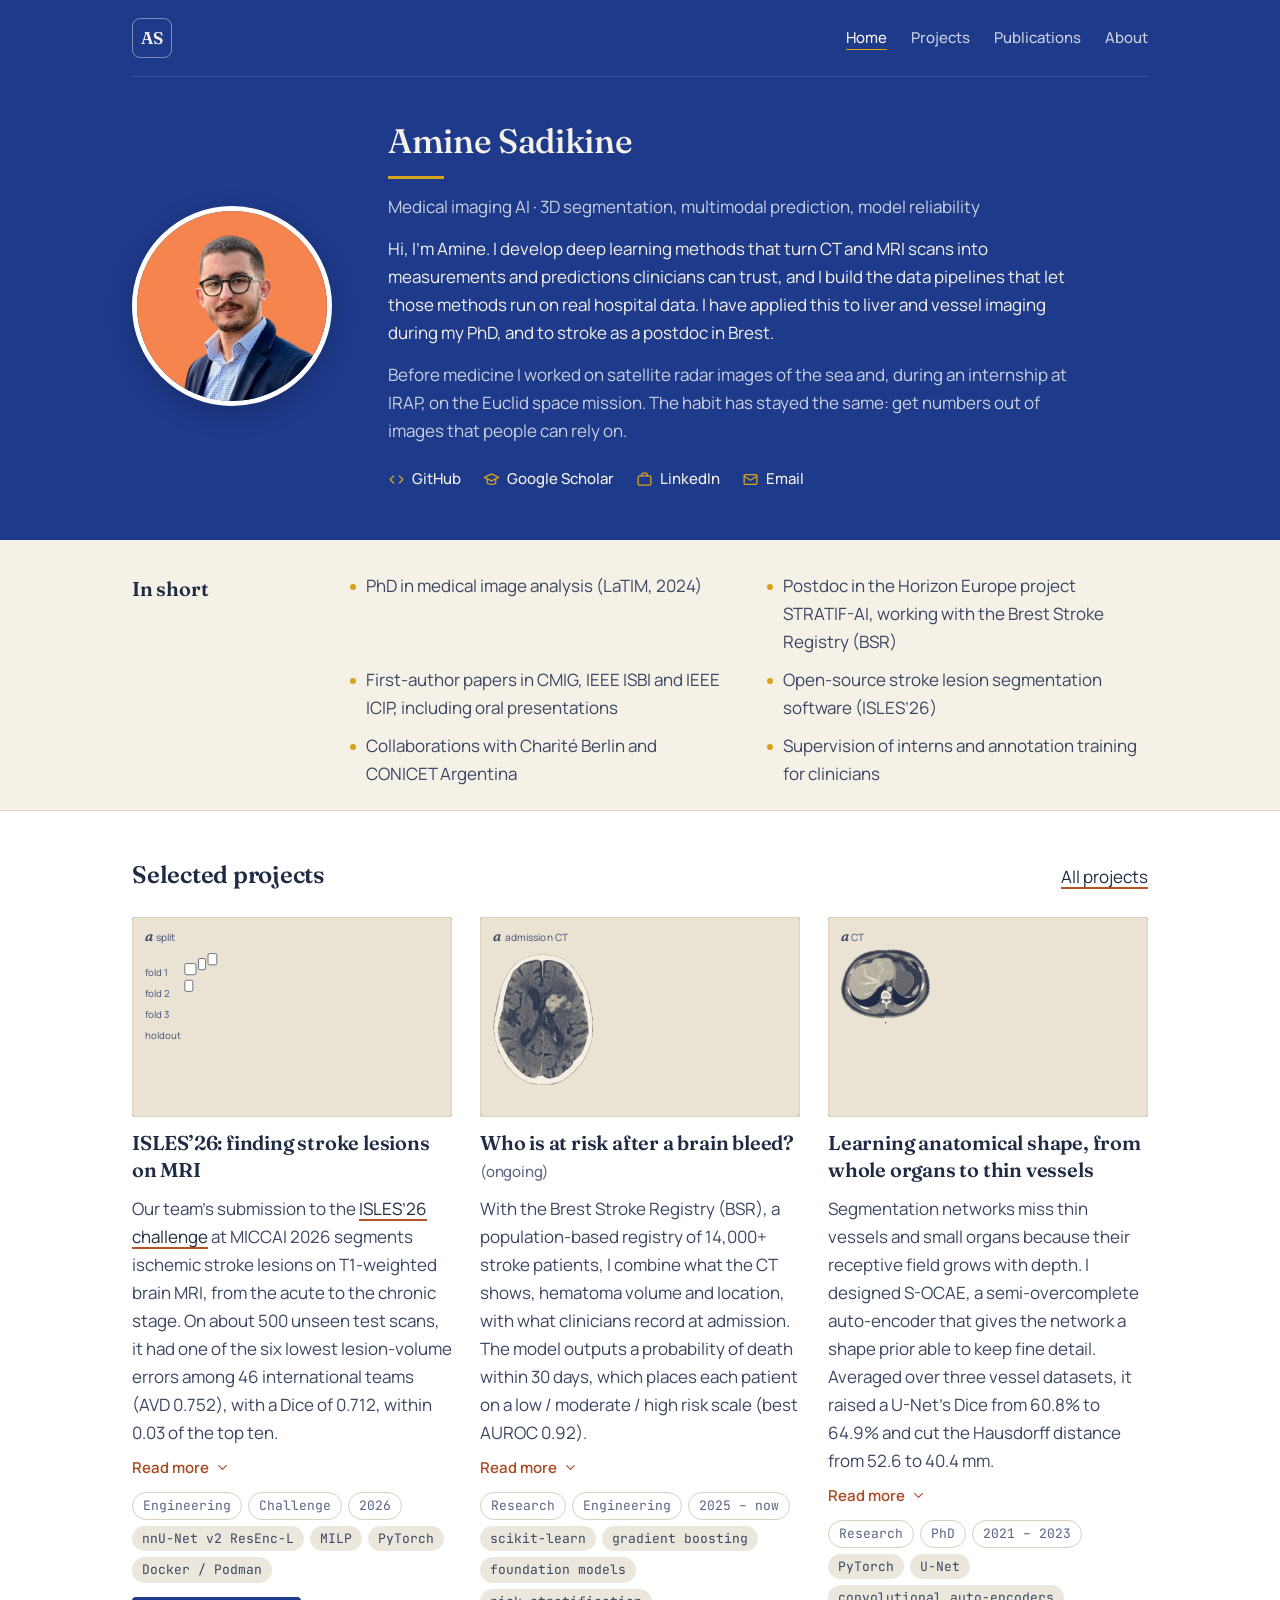
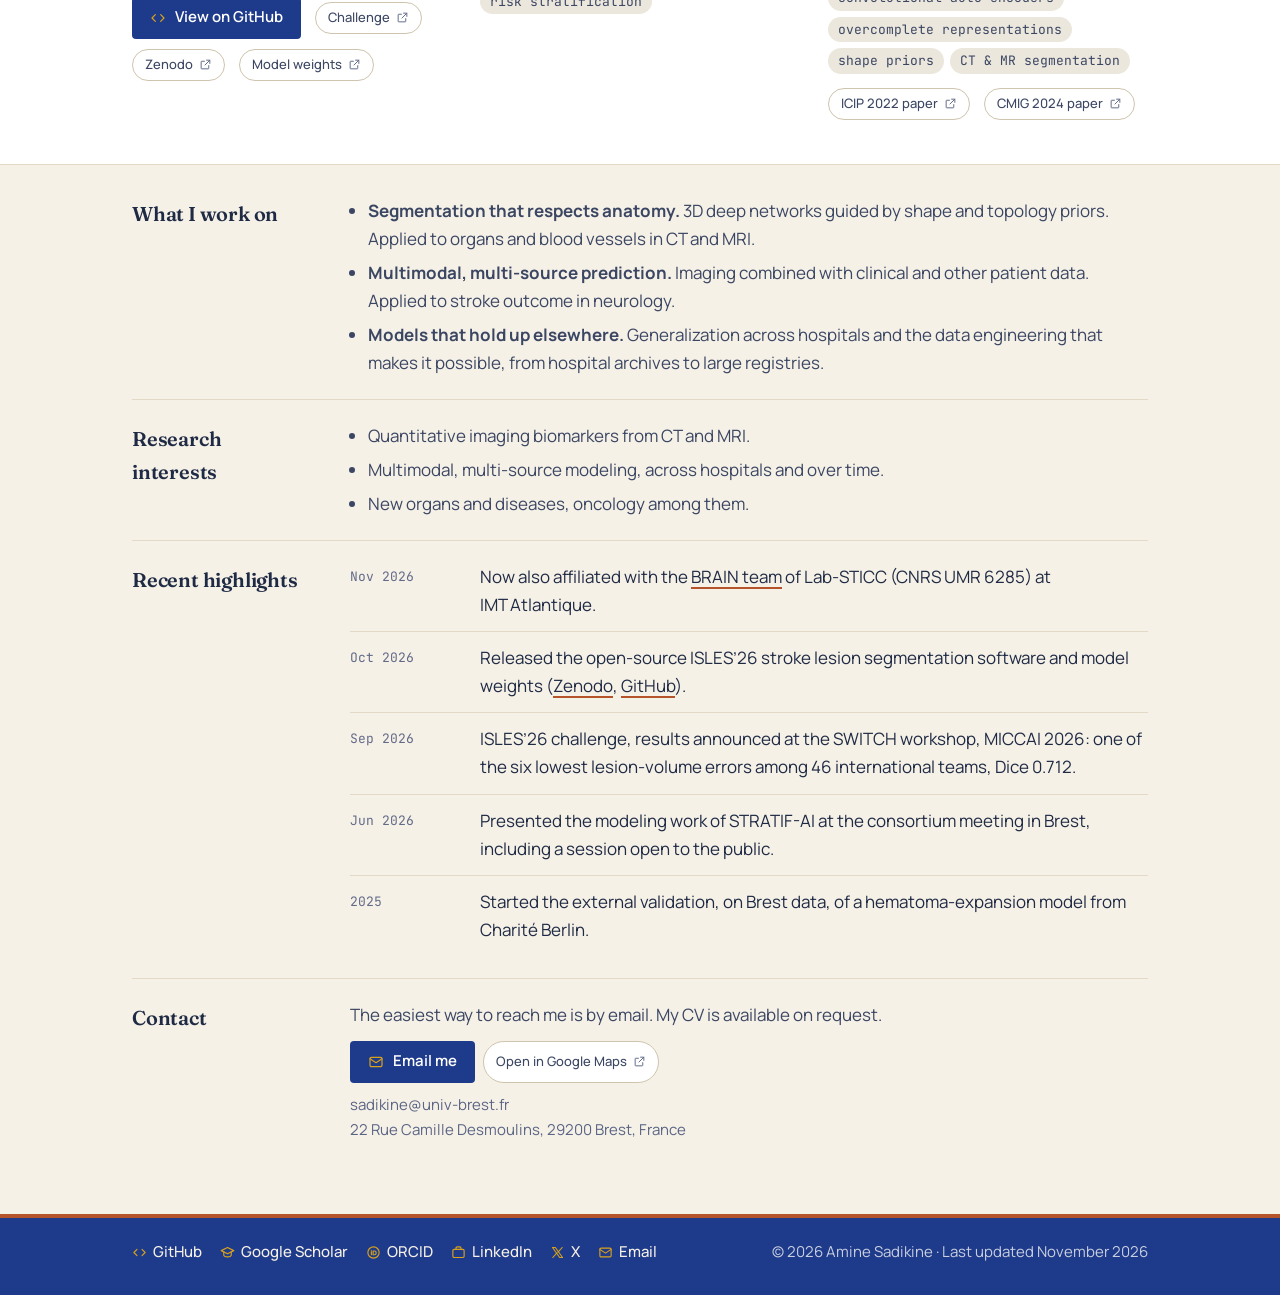
<file: index.html>
<!doctype html>
<html lang="en">
<head>
<meta charset="utf-8">
<meta name="viewport" content="width=device-width, initial-scale=1">
<title>Amine Sadikine</title>
<meta name="description" content="Amine Sadikine, PhD. Medical imaging AI: 3D segmentation, multimodal outcome prediction and model reliability across hospitals.">
<link rel="canonical" href="https://asadikine.github.io/">
<!-- Link preview (LinkedIn, email, WhatsApp...) -->
<meta property="og:type" content="website">
<meta property="og:site_name" content="Amine Sadikine">
<meta property="og:title" content="Amine Sadikine">
<meta property="og:description" content="Amine Sadikine, PhD. Medical imaging AI: 3D segmentation, multimodal outcome prediction and model reliability across hospitals.">
<meta property="og:url" content="https://asadikine.github.io/">
<meta property="og:image" content="https://asadikine.github.io/assets/img/og-image.jpg">
<meta property="og:image:width" content="1200">
<meta property="og:image:height" content="630">
<meta name="twitter:card" content="summary_large_image">
<!-- Identity card for search engines (keep in sync with data/site.js) -->
<script type="application/ld+json">
{
 "@context": "https://schema.org",
 "@type": "Person",
 "name": "Amine Sadikine",
 "alternateName": "Mohamed Amine Sadikine",
 "url": "https://asadikine.github.io/",
 "image": "https://asadikine.github.io/assets/img/portrait.jpg",
 "jobTitle": "Postdoctoral researcher in medical AI",
 "description": "Medical imaging AI: 3D segmentation, multimodal outcome prediction and model reliability across hospitals.",
 "affiliation": [
  {
   "@type": "Organization",
   "name": "Brest University Hospital (CHU de Brest)"
  },
  {
   "@type": "Organization",
   "name": "INSERM U1078"
  },
  {
   "@type": "Organization",
   "name": "BRAIN team, Lab-STICC (CNRS UMR 6285), IMT Atlantique"
  }
 ],
 "alumniOf": [
  {
   "@type": "CollegeOrUniversity",
   "name": "Université de Bretagne Occidentale"
  },
  {
   "@type": "CollegeOrUniversity",
   "name": "Université de Rennes 1"
  },
  {
   "@type": "CollegeOrUniversity",
   "name": "Université Toulouse III – Paul Sabatier"
  }
 ],
 "knowsAbout": [
  "Medical image analysis",
  "Deep learning",
  "Image segmentation",
  "Stroke",
  "Multimodal prediction",
  "nnU-Net"
 ],
 "sameAs": [
  "https://orcid.org/0009-0001-4313-0476",
  "https://scholar.google.com/citations?user=hUpgbI4AAAAJ",
  "https://github.com/asadikine",
  "https://linkedin.com/in/amine-sadikine",
  "https://x.com/AmineSadikine"
 ]
}
</script>
<link rel="icon" href="assets/img/favicon.svg" type="image/svg+xml">
<link rel="icon" href="assets/img/favicon-32.png" sizes="32x32" type="image/png">
<link rel="apple-touch-icon" href="assets/img/apple-touch-icon.png">
<link rel="preconnect" href="https://fonts.googleapis.com">
<link rel="preconnect" href="https://fonts.gstatic.com" crossorigin>
<link href="https://fonts.googleapis.com/css2?family=Fraunces:opsz,wght@9..144,500;9..144,600&family=JetBrains+Mono:wght@400&family=Manrope:wght@400;500;600;700&display=swap" rel="stylesheet">
<link rel="stylesheet" href="assets/css/style.css">
</head>
<body>
<div id="app" data-page="home"><noscript><p style="padding:2rem">This site needs JavaScript. Contact: sadikine@univ-brest.fr</p></noscript></div>
<script src="data/site.js"></script>
<script src="data/projects.js"></script>
<script src="data/publications.js"></script>
<script src="data/about.js"></script>
<script src="data/photos.js"></script>
<script src="assets/js/site.js"></script>
</body>
</html>
</file>
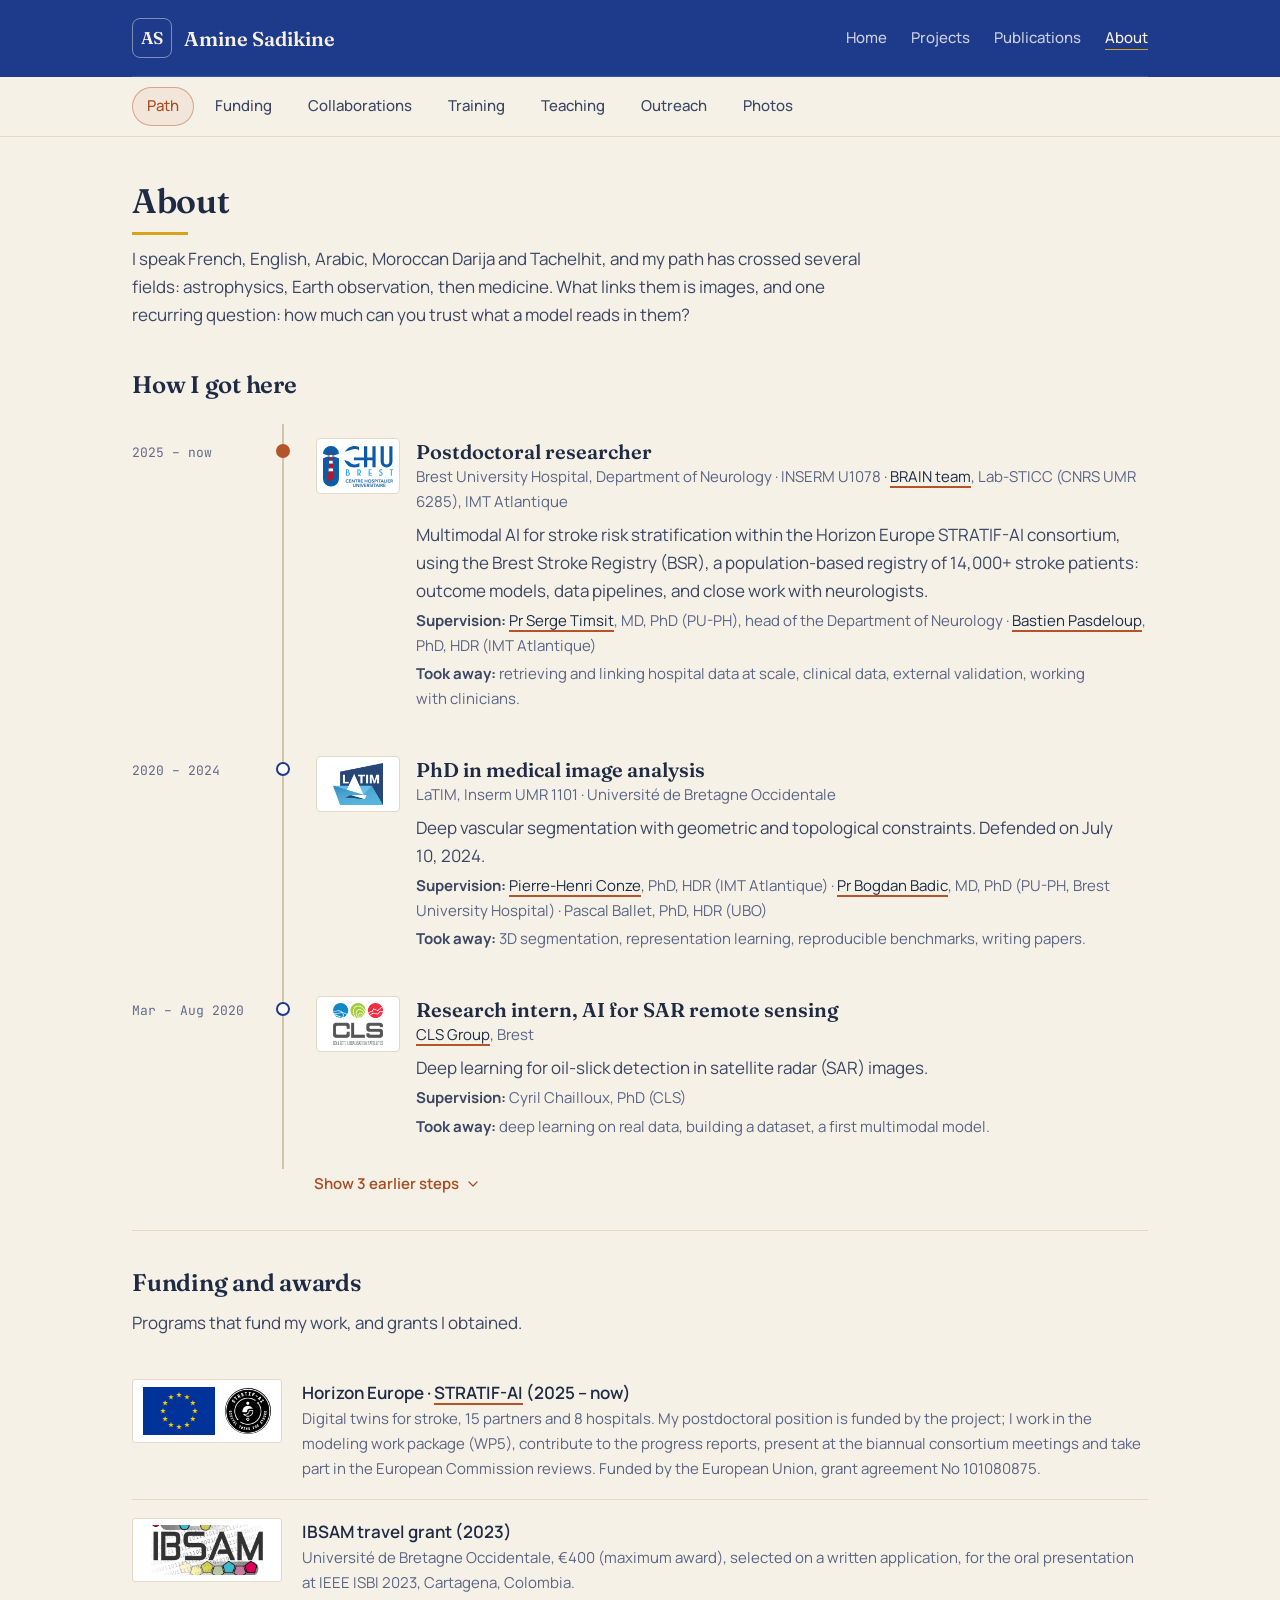
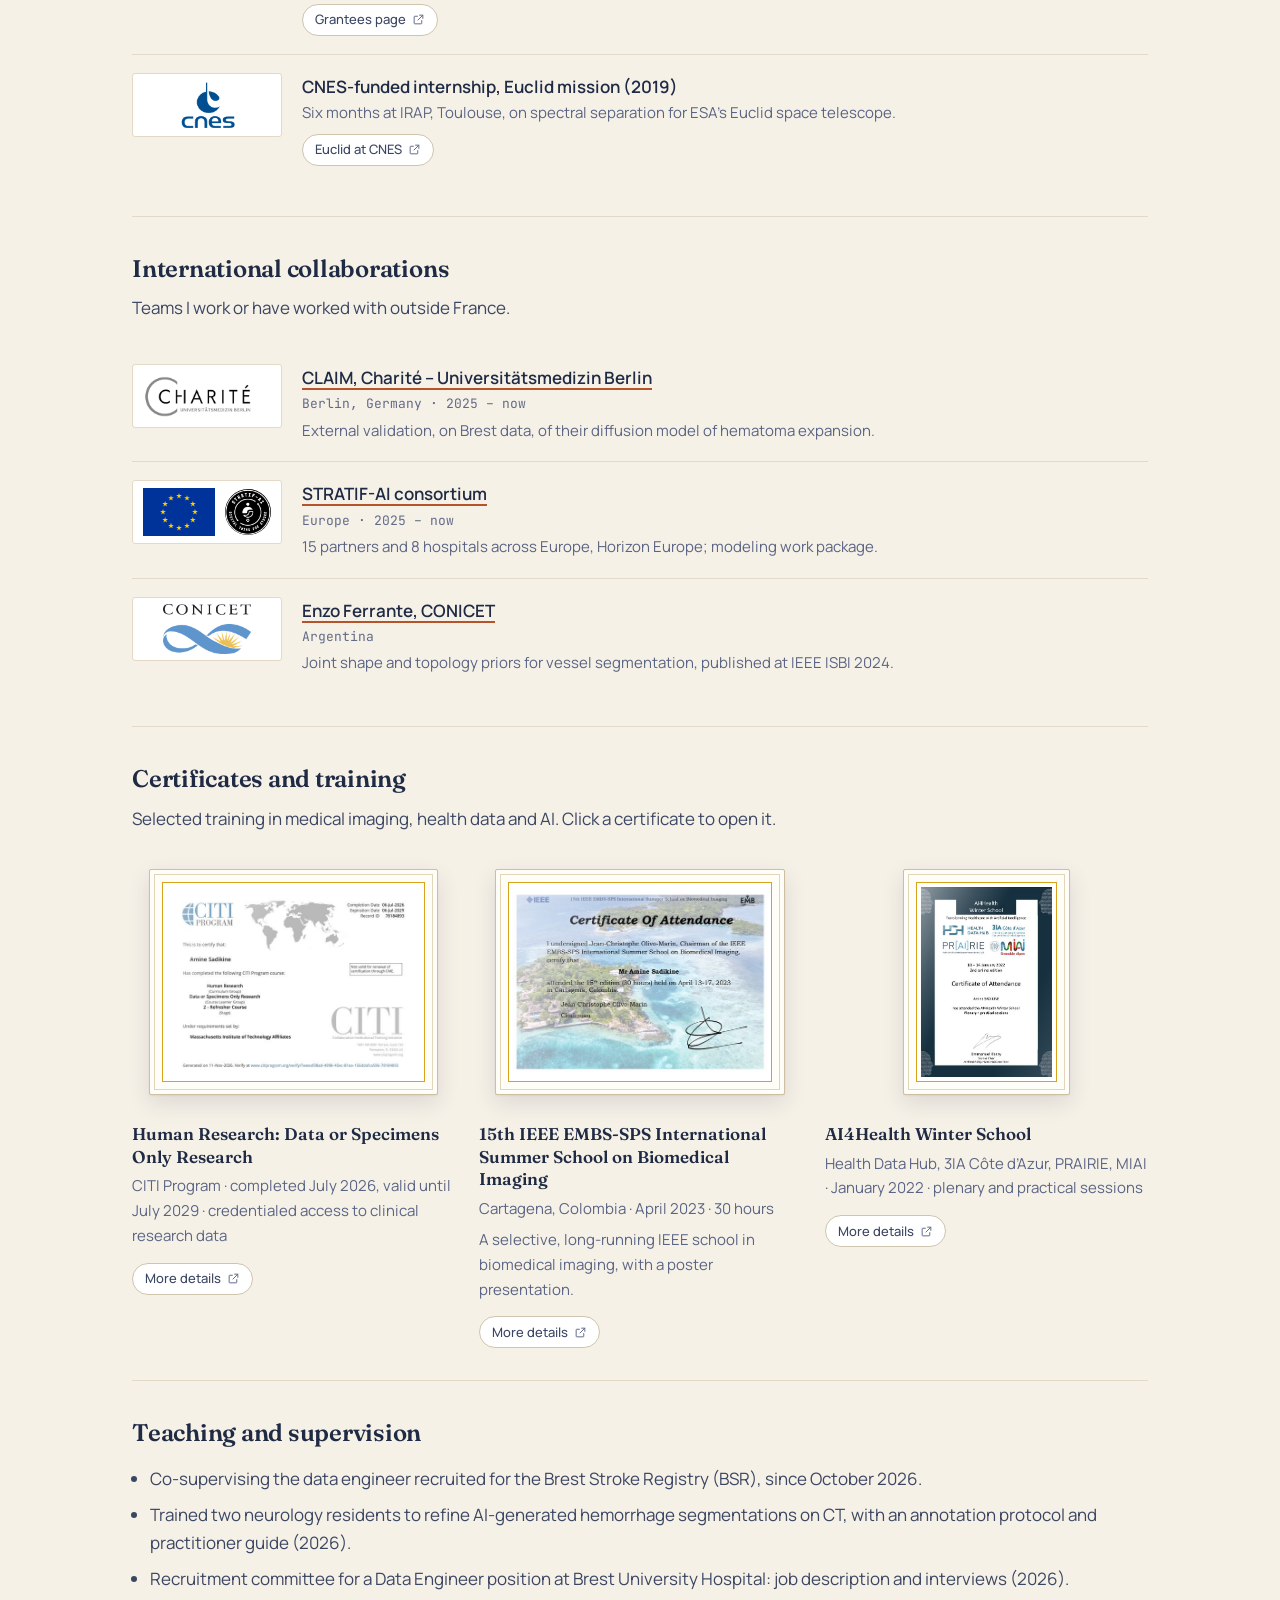
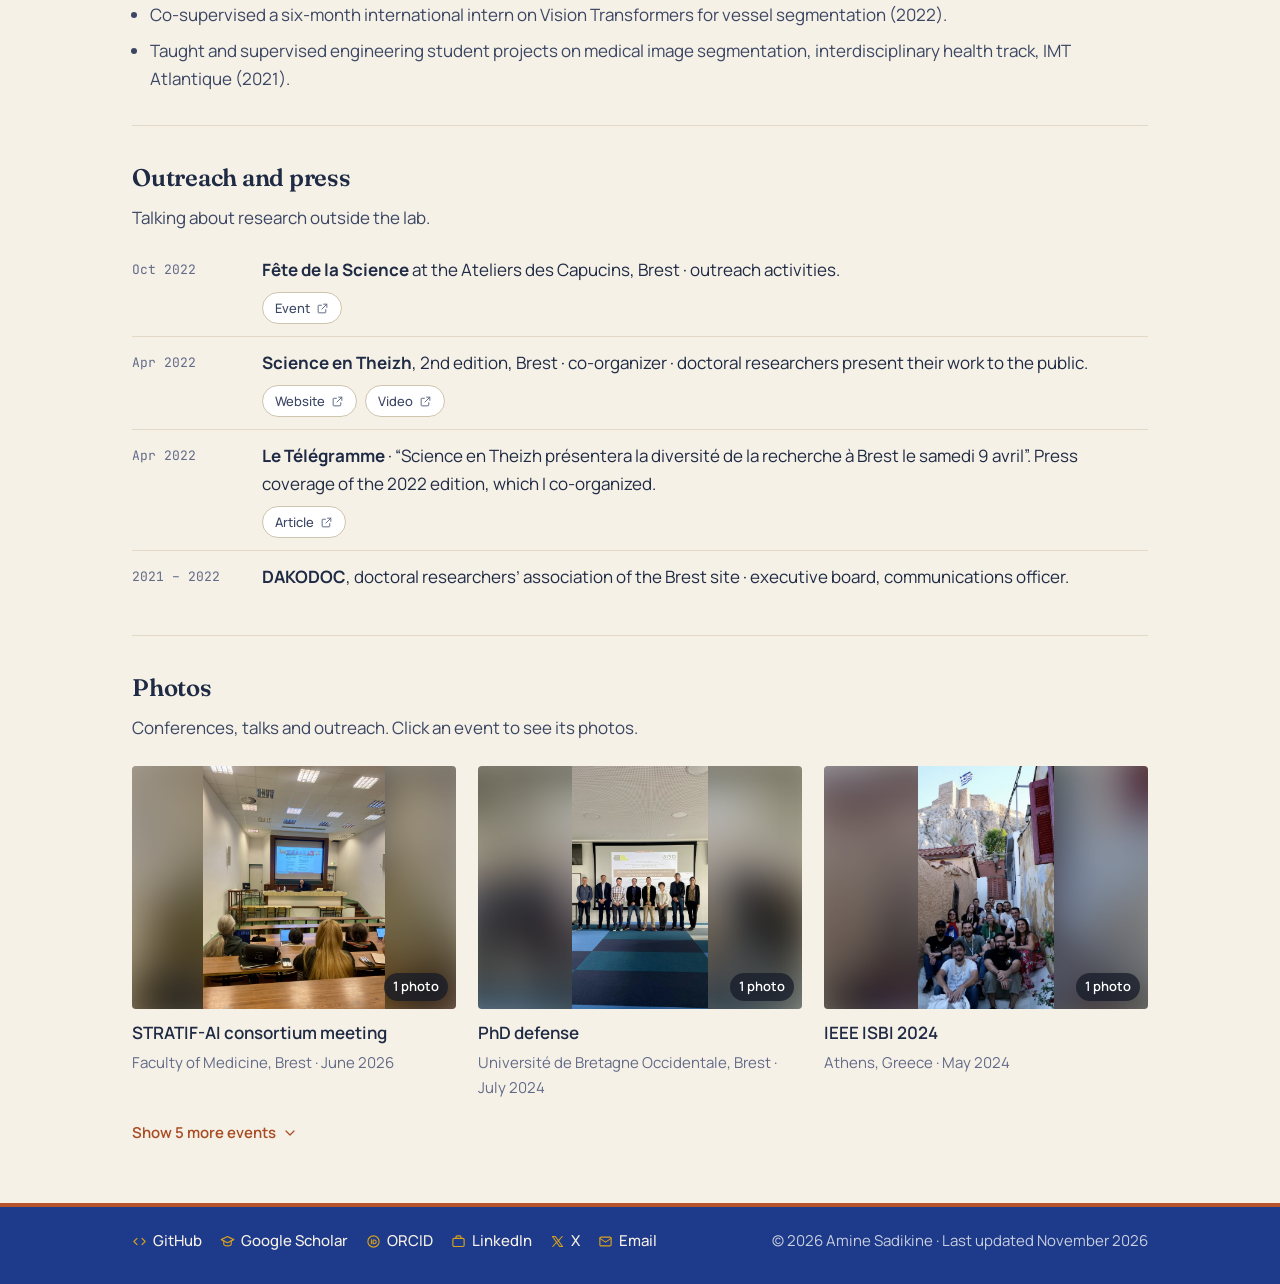
<file: about.html>
<!doctype html>
<html lang="en">
<head>
<meta charset="utf-8">
<meta name="viewport" content="width=device-width, initial-scale=1">
<title>About — Amine Sadikine</title>
<meta name="description" content="Path, funding, certificates, teaching and outreach of Amine Sadikine.">
<link rel="canonical" href="https://asadikine.github.io/about.html">
<!-- Link preview (LinkedIn, email, WhatsApp...) -->
<meta property="og:type" content="website">
<meta property="og:site_name" content="Amine Sadikine">
<meta property="og:title" content="About — Amine Sadikine">
<meta property="og:description" content="Path, funding, certificates, teaching and outreach of Amine Sadikine.">
<meta property="og:url" content="https://asadikine.github.io/about.html">
<meta property="og:image" content="https://asadikine.github.io/assets/img/og-image.jpg">
<meta property="og:image:width" content="1200">
<meta property="og:image:height" content="630">
<meta name="twitter:card" content="summary_large_image">
<link rel="icon" href="assets/img/favicon.svg" type="image/svg+xml">
<link rel="icon" href="assets/img/favicon-32.png" sizes="32x32" type="image/png">
<link rel="apple-touch-icon" href="assets/img/apple-touch-icon.png">
<link rel="preconnect" href="https://fonts.googleapis.com">
<link rel="preconnect" href="https://fonts.gstatic.com" crossorigin>
<link href="https://fonts.googleapis.com/css2?family=Fraunces:opsz,wght@9..144,500;9..144,600&family=JetBrains+Mono:wght@400&family=Manrope:wght@400;500;600;700&display=swap" rel="stylesheet">
<link rel="stylesheet" href="assets/css/style.css">
</head>
<body>
<div id="app" data-page="about"><noscript><p style="padding:2rem">This site needs JavaScript. Contact: sadikine@univ-brest.fr</p></noscript></div>
<script src="data/site.js"></script>
<script src="data/projects.js"></script>
<script src="data/publications.js"></script>
<script src="data/about.js"></script>
<script src="data/photos.js"></script>
<script src="assets/js/site.js"></script>
</body>
</html>
</file>
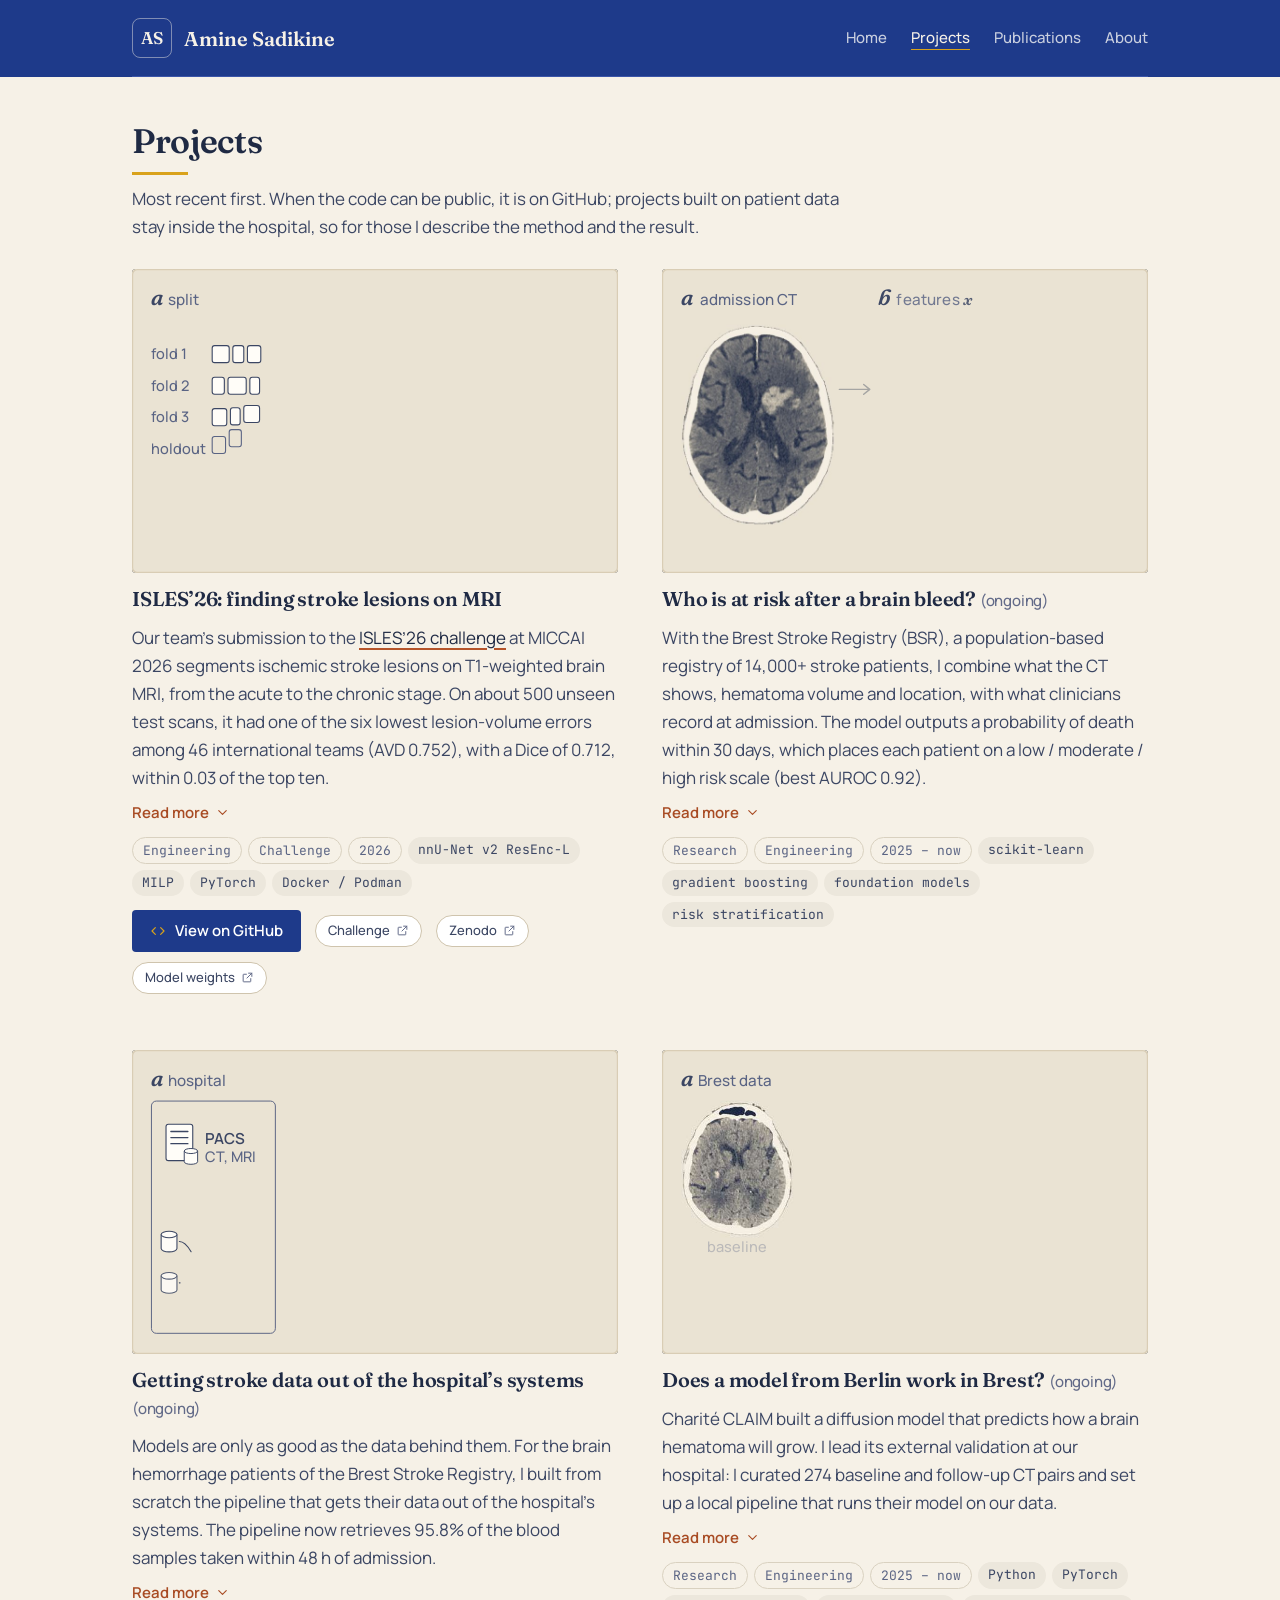
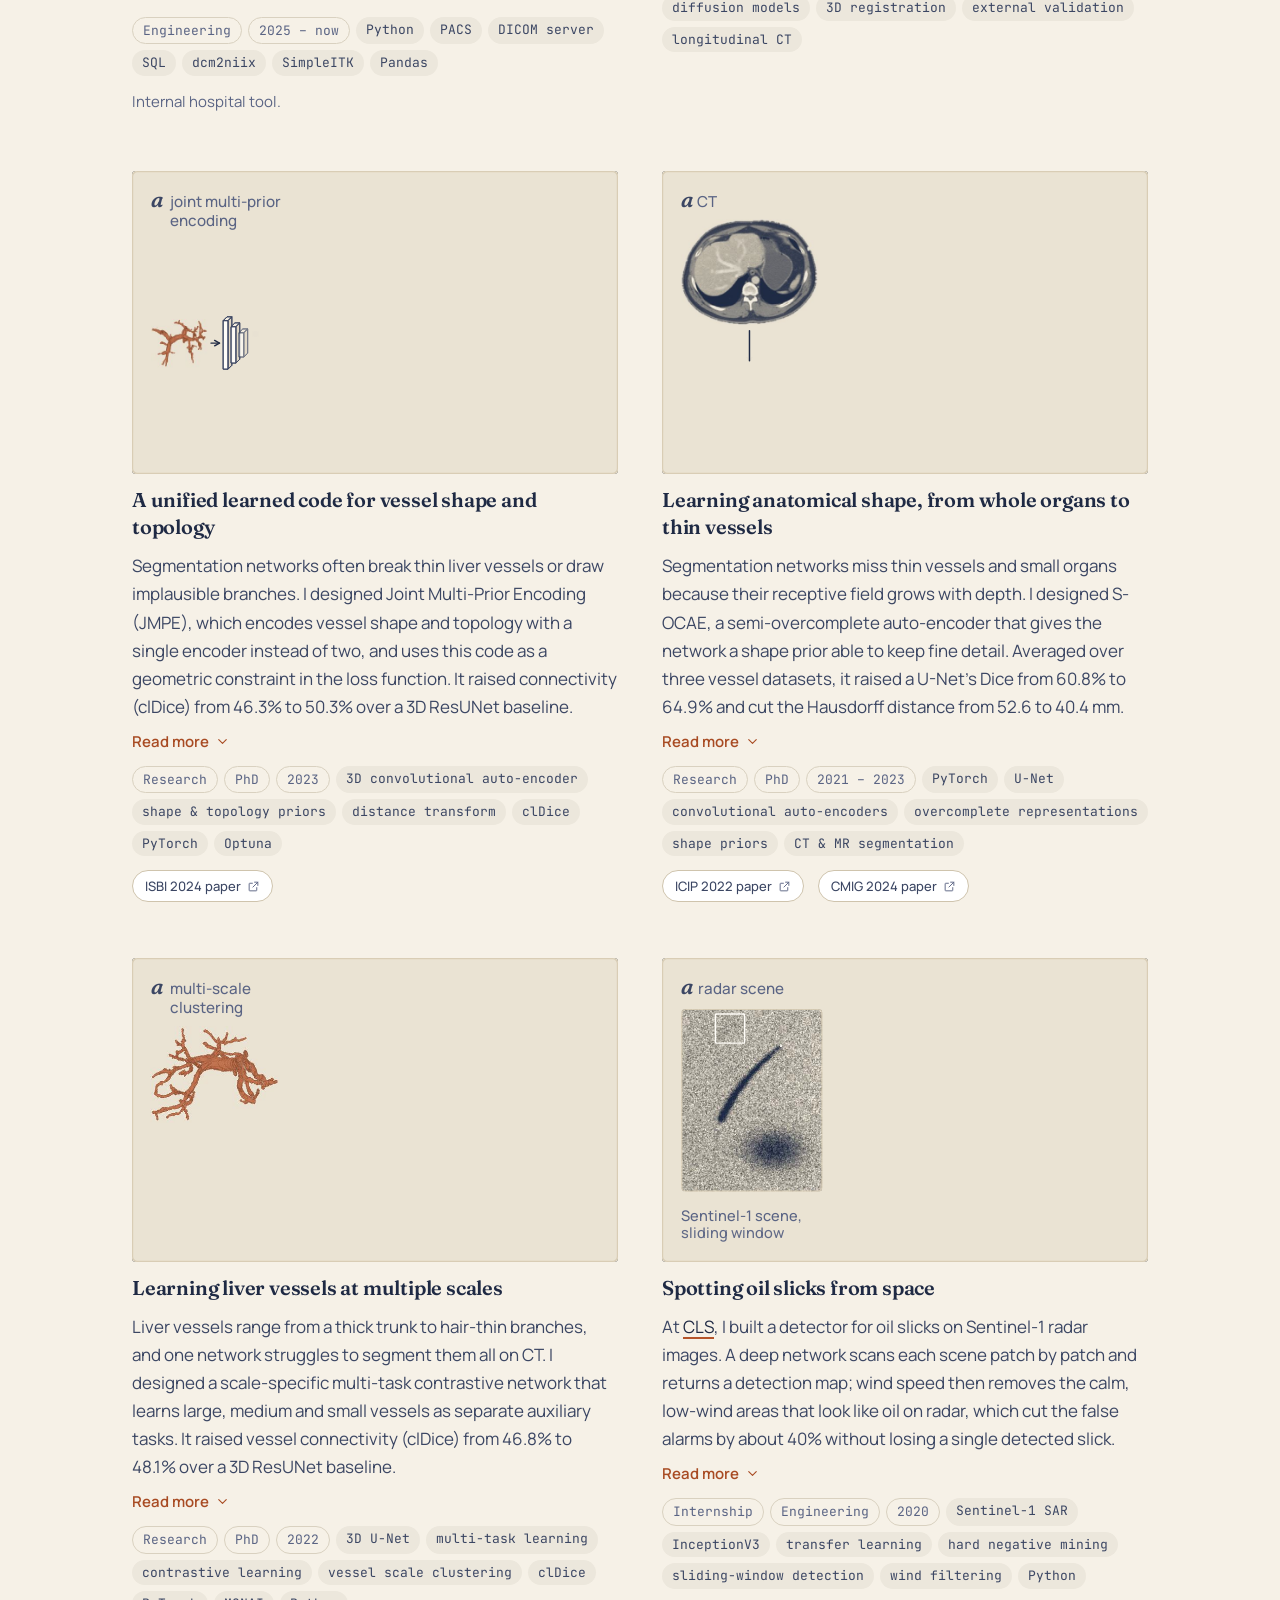
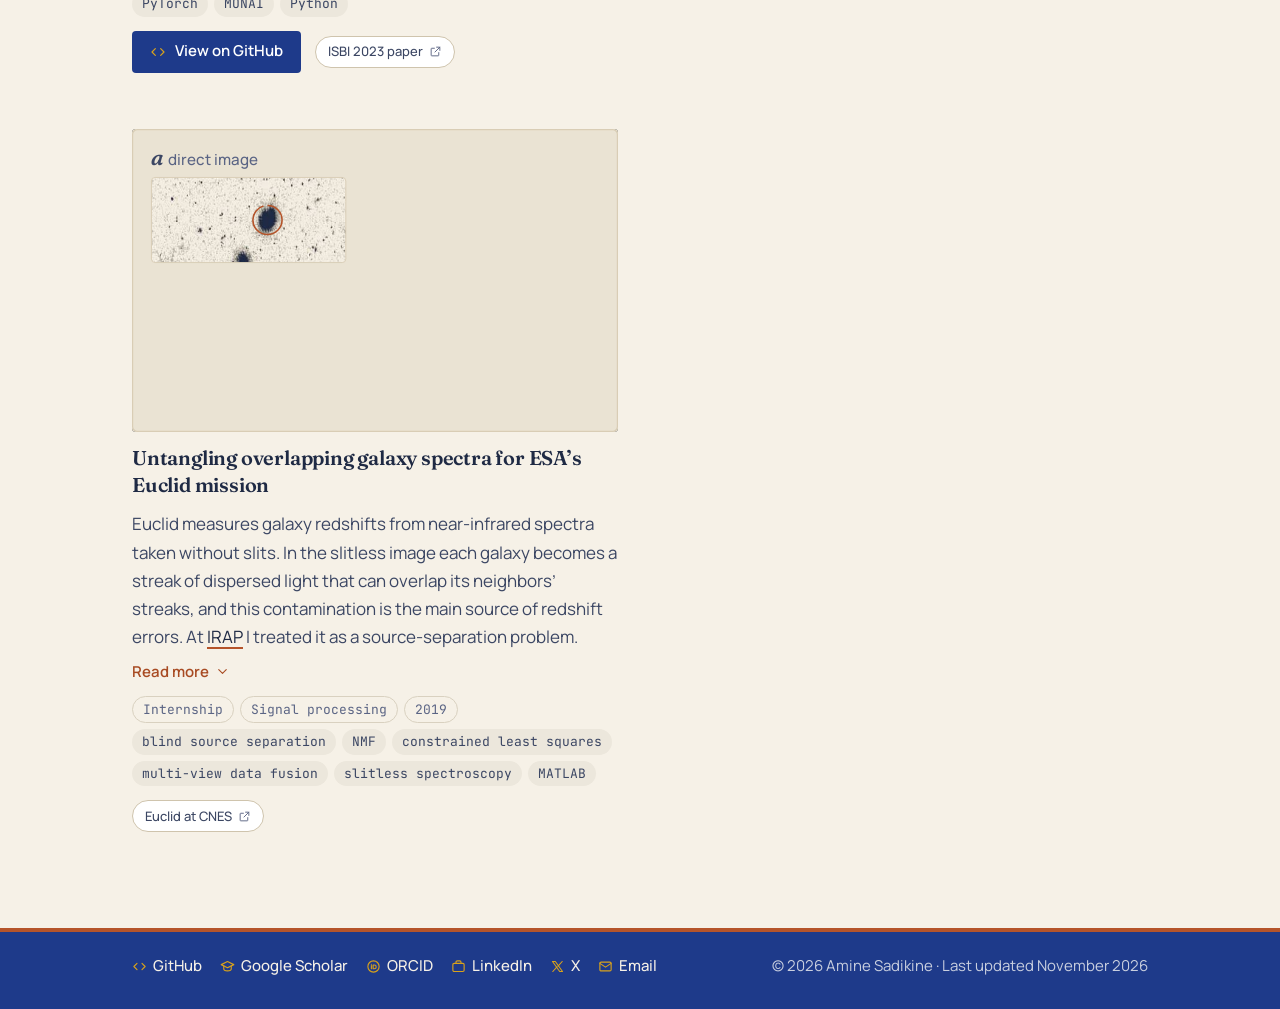
<file: projects.html>
<!doctype html>
<html lang="en">
<head>
<meta charset="utf-8">
<meta name="viewport" content="width=device-width, initial-scale=1">
<title>Projects — Amine Sadikine</title>
<meta name="description" content="Projects in medical imaging AI, stroke outcome prediction, vessel segmentation, satellite imaging and the Euclid space mission.">
<link rel="canonical" href="https://asadikine.github.io/projects.html">
<!-- Link preview (LinkedIn, email, WhatsApp...) -->
<meta property="og:type" content="website">
<meta property="og:site_name" content="Amine Sadikine">
<meta property="og:title" content="Projects — Amine Sadikine">
<meta property="og:description" content="Projects in medical imaging AI, stroke outcome prediction, vessel segmentation, satellite imaging and the Euclid space mission.">
<meta property="og:url" content="https://asadikine.github.io/projects.html">
<meta property="og:image" content="https://asadikine.github.io/assets/img/og-image.jpg">
<meta property="og:image:width" content="1200">
<meta property="og:image:height" content="630">
<meta name="twitter:card" content="summary_large_image">
<link rel="icon" href="assets/img/favicon.svg" type="image/svg+xml">
<link rel="icon" href="assets/img/favicon-32.png" sizes="32x32" type="image/png">
<link rel="apple-touch-icon" href="assets/img/apple-touch-icon.png">
<link rel="preconnect" href="https://fonts.googleapis.com">
<link rel="preconnect" href="https://fonts.gstatic.com" crossorigin>
<link href="https://fonts.googleapis.com/css2?family=Fraunces:opsz,wght@9..144,500;9..144,600&family=JetBrains+Mono:wght@400&family=Manrope:wght@400;500;600;700&display=swap" rel="stylesheet">
<link rel="stylesheet" href="assets/css/style.css">
</head>
<body>
<div id="app" data-page="projects"><noscript><p style="padding:2rem">This site needs JavaScript. Contact: sadikine@univ-brest.fr</p></noscript></div>
<script src="data/site.js"></script>
<script src="data/projects.js"></script>
<script src="data/publications.js"></script>
<script src="data/about.js"></script>
<script src="data/photos.js"></script>
<script src="assets/js/site.js"></script>
</body>
</html>
</file>
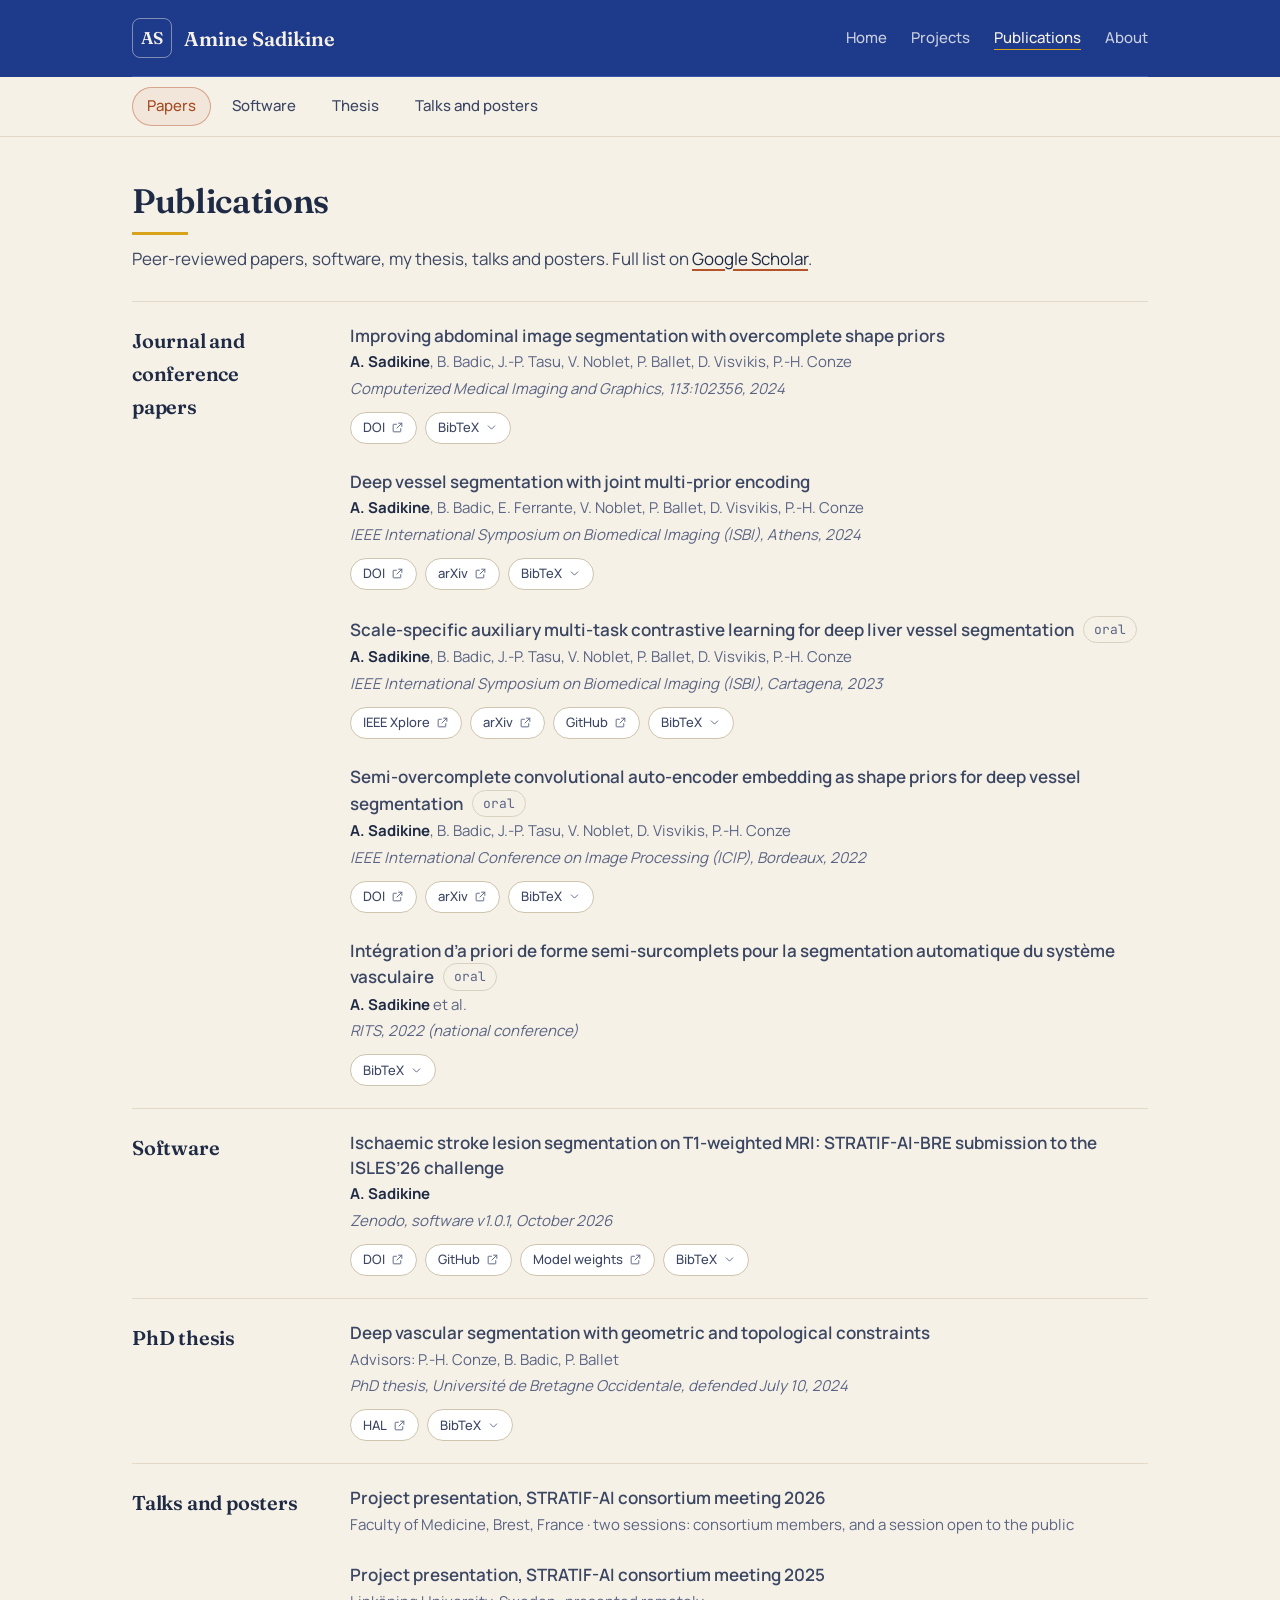
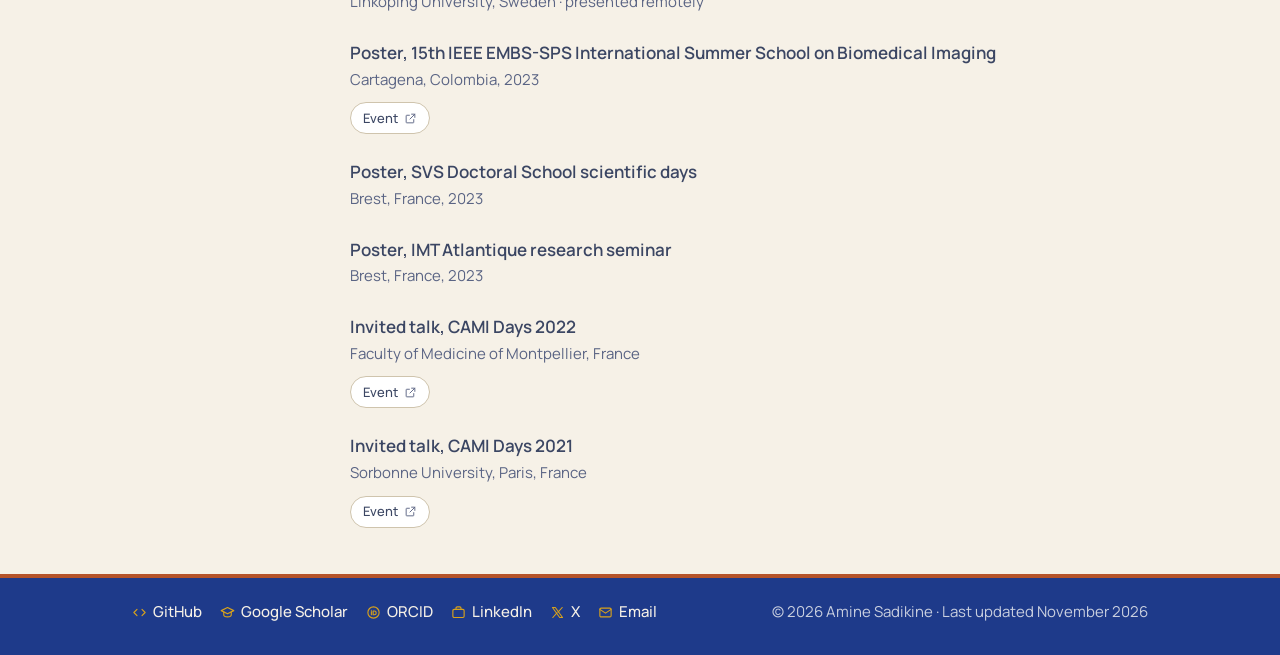
<file: publications.html>
<!doctype html>
<html lang="en">
<head>
<meta charset="utf-8">
<meta name="viewport" content="width=device-width, initial-scale=1">
<title>Publications — Amine Sadikine</title>
<meta name="description" content="Peer-reviewed papers, PhD thesis, talks and posters of Amine Sadikine.">
<link rel="canonical" href="https://asadikine.github.io/publications.html">
<!-- Link preview (LinkedIn, email, WhatsApp...) -->
<meta property="og:type" content="website">
<meta property="og:site_name" content="Amine Sadikine">
<meta property="og:title" content="Publications — Amine Sadikine">
<meta property="og:description" content="Peer-reviewed papers, PhD thesis, talks and posters of Amine Sadikine.">
<meta property="og:url" content="https://asadikine.github.io/publications.html">
<meta property="og:image" content="https://asadikine.github.io/assets/img/og-image.jpg">
<meta property="og:image:width" content="1200">
<meta property="og:image:height" content="630">
<meta name="twitter:card" content="summary_large_image">
<link rel="icon" href="assets/img/favicon.svg" type="image/svg+xml">
<link rel="icon" href="assets/img/favicon-32.png" sizes="32x32" type="image/png">
<link rel="apple-touch-icon" href="assets/img/apple-touch-icon.png">
<link rel="preconnect" href="https://fonts.googleapis.com">
<link rel="preconnect" href="https://fonts.gstatic.com" crossorigin>
<link href="https://fonts.googleapis.com/css2?family=Fraunces:opsz,wght@9..144,500;9..144,600&family=JetBrains+Mono:wght@400&family=Manrope:wght@400;500;600;700&display=swap" rel="stylesheet">
<link rel="stylesheet" href="assets/css/style.css">
</head>
<body>
<div id="app" data-page="publications"><noscript><p style="padding:2rem">This site needs JavaScript. Contact: sadikine@univ-brest.fr</p></noscript></div>
<script src="data/site.js"></script>
<script src="data/projects.js"></script>
<script src="data/publications.js"></script>
<script src="data/about.js"></script>
<script src="data/photos.js"></script>
<script src="assets/js/site.js"></script>
</body>
</html>
</file>
<file: assets/css/style.css>
[hidden]{display:none!important}
/* Colours and fonts are defined once here. */
:root{
  --ink:#1F2A44; --ink-2:#3B4663; --muted:#5A6484; --muted-2:#626A88; --line:#E3D9C6; --paper:#F6F1E7; --white:#FFFFFF;
  --blue:#1E3A8A; --blue-line:#3B55A8; --on-blue:#F6F1E7; --on-blue-2:#C9CFDF;
  --terracotta:#B5542A; --terracotta-text:#A84B23; --saffron:#D9A21B; --chip:#ECE7DC;
  --serif:'Fraunces',Georgia,serif; --sans:'Manrope',system-ui,-apple-system,'Segoe UI',sans-serif; --mono:'JetBrains Mono',ui-monospace,Menlo,monospace;
}
*{box-sizing:border-box}
html{scroll-behavior:smooth}
body{margin:0;background:var(--paper);color:var(--ink);font-family:var(--sans);font-size:17px;line-height:1.65}
a{color:var(--ink);text-decoration-color:var(--terracotta);text-decoration-thickness:1.5px;text-underline-offset:4px}
a:hover{color:var(--terracotta-text)}
h1,h2,h3{font-family:var(--serif);font-weight:600;margin:0;letter-spacing:-0.01em}
p{margin:0}
p,li,.pub .t{hyphens:auto;-webkit-hyphens:auto;text-wrap:pretty}
.wrap{max-width:1080px;margin:0 auto;padding:0 32px}
.ic{flex:0 0 auto}
:focus-visible{outline:2px solid var(--saffron);outline-offset:2px}

/* ---------- top band and navigation ---------- */
.top{background:var(--blue);color:var(--on-blue)}
.nav{display:flex;flex-wrap:wrap;justify-content:space-between;align-items:center;gap:12px 24px;padding:18px 0;border-bottom:1px solid var(--blue-line)}
.brand{font-family:var(--serif);font-weight:600;font-size:20px;color:var(--on-blue);text-decoration:none}
.nav nav{display:flex;flex-wrap:wrap;gap:24px;font-size:15px;font-weight:500}
.nav nav a{color:var(--on-blue-2);text-decoration:none}
.nav nav a:hover{color:var(--on-blue)}
.nav nav a.on{color:var(--on-blue);text-decoration:underline;text-decoration-color:var(--saffron);text-underline-offset:6px}

.hero{display:flex;flex-wrap:wrap;gap:32px 56px;align-items:center;padding:44px 0 48px}
.portrait{flex:0 0 200px;width:200px;height:200px;border-radius:50%;object-fit:cover;border:5px solid var(--white);box-shadow:0 8px 24px rgba(10,20,50,.28);background:#34436A}
.hero-text{flex:1 1 480px;min-width:0;display:flex;flex-direction:column;gap:14px}
.hero h1{font-size:34px;line-height:1.2;font-weight:500}
.rule{display:block;width:56px;height:3px;background:var(--saffron)}
.sub{font-size:17px;color:var(--on-blue-2)}
.hero p{max-width:680px}
.hero .dim{color:var(--on-blue-2)}
.hero a{color:var(--on-blue);text-decoration-color:var(--saffron)}
.links{display:flex;flex-wrap:wrap;gap:8px 22px;font-size:15px;font-weight:500;margin-top:8px}
.links a{display:inline-flex;align-items:center;gap:7px;text-decoration:none}
.links a:hover{text-decoration:underline}
.links .ic{color:var(--saffron)}

.page-title{padding:44px 0 28px;display:flex;flex-direction:column;gap:10px;max-width:740px}
.page-title h1{font-size:34px;line-height:1.2}
.page-title p{color:var(--ink-2)}

/* ---------- rows (title left, content right) ---------- */
.row{display:flex;flex-wrap:wrap;gap:16px 48px;padding:22px 0;border-top:1px solid var(--line)}
.wrap > .row:first-child{border-top:0;padding-top:32px}
.row.last{padding-bottom:48px}
.row h2{flex:0 0 170px;font-size:20px}
.row > *:last-child{flex:1 1 480px;min-width:0}
.row ul{margin:0;padding-left:18px;display:flex;flex-direction:column;gap:6px;color:var(--ink-2)}
.row ul.inline{list-style:none;padding:0;display:grid;grid-template-columns:repeat(2,minmax(0,1fr));gap:10px 36px;font-size:17px}
.row ul.inline li{position:relative;padding-left:16px}
.row ul.inline li::before{content:"";position:absolute;left:0;top:.7em;width:6px;height:6px;border-radius:50%;background:var(--saffron)}
@media (max-width:760px){.row ul.inline{grid-template-columns:1fr}}
.row p{color:var(--ink-2)}

/* ---------- buttons and chips ---------- */
.btn{display:inline-flex;align-items:center;gap:9px;min-height:42px;padding:0 18px;border-radius:4px;background:var(--blue);color:#fff;font-weight:600;font-size:15px;text-decoration:none}
.btn:hover{background:#17307A;color:#fff}
.btn .ic{color:var(--saffron)}
.btn-o{display:inline-flex;align-items:center;gap:6px;min-height:32px;padding:0 12px;border:1px solid #CFC4AD;border-radius:999px;background:var(--white);color:var(--ink-2);font:500 13px/1 var(--sans);text-decoration:none;cursor:pointer}
.btn-o:hover{border-color:var(--terracotta);color:var(--terracotta-text)}
.btn-o .ic{color:var(--muted-2)}
.btn-o.up .ic-down,.read-more.up .ic,.show-more.up .ic{transform:rotate(180deg)}
.acts{display:flex;flex-wrap:wrap;gap:8px;margin-top:8px}
.chips{display:flex;flex-wrap:wrap;gap:6px}
.chip{display:inline-block;padding:3px 10px;border-radius:999px;background:var(--chip);color:var(--ink-2);font:400 13px/1.5 var(--mono)}
.chip.kw{background:transparent;border:1px solid #D9D1C0;color:var(--muted)}

/* ---------- project cards ---------- */
.band{background:var(--white);border-top:1px solid var(--line);border-bottom:1px solid var(--line)}
.band .wrap{padding-top:44px;padding-bottom:44px}
.sec-head{display:flex;flex-wrap:wrap;justify-content:space-between;align-items:baseline;gap:12px;margin-bottom:22px}
.sec-head h2{font-size:24px}
.grid{display:grid;grid-template-columns:repeat(auto-fill,minmax(min(300px,100%),1fr));gap:36px 28px;align-items:start}
.grid.wide{grid-template-columns:repeat(auto-fill,minmax(min(420px,100%),1fr));gap:56px 44px;padding-bottom:72px}
.card{display:flex;flex-direction:column;gap:12px}
.card .fig{position:relative;border-radius:4px;overflow:hidden;background:#0E0E0E;aspect-ratio:400/250}
.card .fig img{display:block;width:100%;height:100%;object-fit:cover}
.card h3{font-size:20px;line-height:1.35}
.ongoing{font-family:var(--sans);font-weight:500;font-size:15px;color:var(--muted-2);white-space:nowrap}
.clamp{position:relative;display:flex;flex-direction:column;gap:12px;font-size:17px;color:var(--ink-2)}
.clamp.is-clamped{max-height:calc(1.65em * 4);overflow:hidden}
.clamp.is-clamped::after{content:"";position:absolute;left:0;right:0;bottom:0;height:1.8em;background:linear-gradient(rgba(255,255,255,0),var(--card-bg,var(--paper)))}
.band .clamp{--card-bg:var(--white)}
.read-more{align-self:flex-start;display:inline-flex;align-items:center;gap:6px;margin-top:-4px;padding:2px 0;border:0;background:none;color:var(--terracotta-text);font:600 15px/1.4 var(--sans);cursor:pointer}
.read-more:hover{text-decoration:underline}
.foot{display:flex;flex-wrap:wrap;align-items:center;gap:10px 14px;padding-top:2px}
.note{font-size:15px;color:var(--muted)}
.funding-line{display:flex;flex-wrap:wrap;align-items:center;gap:10px;font-size:13px;color:var(--muted)}
.funding-line img{height:30px;width:auto;border-radius:3px}
.funding-line img + img{border-radius:50%;height:34px;width:34px}
.media{margin:0;display:flex;flex-direction:column;gap:6px}
.media img{display:block;width:100%;height:auto;border-radius:4px}
.media figcaption{font-size:13px;line-height:1.45;color:var(--muted-2)}

/* ---------- lists (papers, outreach) ---------- */
.list{margin:0;padding:0;list-style:none;display:flex;flex-direction:column}
.list li{display:flex;flex-wrap:wrap;gap:2px 20px;padding:12px 0;border-top:1px solid var(--line)}
.list li:first-child{border-top:0;padding-top:0}
.list .k{flex:0 0 110px;font-family:var(--mono);font-size:13px;color:var(--muted-2);padding-top:3px}
.list .v{flex:1 1 320px;min-width:0}
.stack-list{margin:0;padding:0;list-style:none;display:flex;flex-direction:column;gap:32px}
.pub{display:flex;flex-direction:column;gap:2px}
.pub .t{font-weight:600;font-size:17px;line-height:1.45}
.pub .t .chip{margin-left:6px;vertical-align:2px;font-weight:400}
.pub .a,.pub .m{font-size:15px;color:var(--muted)}
.pub .me{font-weight:700;color:var(--ink)}
.bib{margin-top:10px;padding:12px 14px;background:var(--white);border:1px solid var(--line);border-radius:4px;display:flex;flex-direction:column;align-items:flex-start;gap:10px}
.bib pre{margin:0;max-width:100%;overflow-x:auto;font:13px/1.5 var(--mono);color:var(--ink-2);white-space:pre}

/* ---------- about ---------- */
.toc{position:sticky;top:0;z-index:5;background:rgba(246,241,231,.94);backdrop-filter:blur(6px);border-bottom:1px solid var(--line)}
.toc .wrap{display:flex;gap:6px;overflow-x:auto;padding-top:10px;padding-bottom:10px;scrollbar-width:none}
.toc .wrap::-webkit-scrollbar{display:none}
.toc a{flex:0 0 auto;padding:6px 14px;border-radius:999px;font-size:15px;font-weight:500;color:var(--ink-2);text-decoration:none;border:1px solid transparent}
.toc a:hover{color:var(--terracotta-text)}
.toc a.active{color:var(--terracotta-text);border-color:rgba(181,84,42,.45);background:rgba(181,84,42,.07)}
.sec{padding:32px 0;border-top:1px solid var(--line);scroll-margin-top:64px}
.row{scroll-margin-top:64px}

.sec.first{border-top:0;padding-top:8px}
.sec h2{font-size:24px;margin-bottom:6px}
.sec .lead{margin:0 0 24px;color:var(--ink-2);font-size:17px}
.sec > h2 + .tl{margin-top:20px}
.plain{margin:12px 0 0;padding-left:18px;display:flex;flex-direction:column;gap:8px;color:var(--ink-2)}

.tl{margin:0;padding:0;list-style:none}
.tl li{display:flex;flex-wrap:wrap}
.tl li.tl-extra{display:none}
.tl.open li.tl-extra{display:flex}
.tl .when{flex:0 0 150px;padding-top:18px;font-family:var(--mono);font-size:13px;color:var(--muted-2)}
.tl .body{flex:1 1 520px;min-width:0;position:relative;border-left:2px solid #CFC4AD;padding:14px 0 30px 32px}
.tl .dot{position:absolute;left:-8px;top:20px;width:14px;height:14px;border-radius:50%;background:var(--white);border:2px solid var(--blue)}
.tl li.now .dot{background:var(--terracotta);border-color:var(--terracotta)}
.tl .inner{display:flex;gap:16px;align-items:flex-start}
.tl .logo{flex:0 0 84px;height:56px;padding:6px;border:1px solid var(--line);border-radius:4px;display:flex;align-items:center;justify-content:center;background:var(--white);font:700 13px var(--serif);color:var(--muted)}
.tl .logo img{max-width:100%;max-height:100%;object-fit:contain}
.tl .logo.multi{flex-direction:column;gap:5px;height:76px}
.tl .logo.multi img{max-height:calc(50% - 3px);min-height:0}
.tl .role{font-family:var(--serif);font-size:20px;font-weight:600;line-height:1.35}
.tl .place{font-size:15px;color:var(--muted)}
.tl p{margin:6px 0 0;font-size:17px;color:var(--ink-2)}
.tl .sup{margin-top:4px;font-size:15px;color:var(--muted)}
.tl .sup b{color:var(--ink-2)}
.show-more{display:inline-flex;align-items:center;gap:6px;margin:-6px 0 0 182px;padding:4px 0;border:0;background:none;color:var(--terracotta-text);font:600 15px/1.4 var(--sans);cursor:pointer}
.show-more:hover{text-decoration:underline}
.show-more.left{margin:18px 0 0}

.fund{display:flex;flex-wrap:wrap;gap:20px;padding:18px 0;border-top:1px solid var(--line)}
.fund:first-of-type{border-top:0}
.logo-box{flex:0 0 150px;height:64px;display:flex;align-items:center;justify-content:center;gap:10px;padding:6px 10px;background:var(--white);border:1px solid var(--line);border-radius:3px}
.logo-box img{max-height:100%;max-width:100%;object-fit:contain;min-width:0}
.logo-box img + img{height:46px;width:46px;border-radius:50%;flex:0 0 46px}
.fund .txt{flex:1 1 420px;min-width:0}
.fund .t{font-weight:600}
.fund .m{font-size:15px;color:var(--muted)}

.certs{display:grid;grid-template-columns:repeat(auto-fill,minmax(min(260px,100%),1fr));gap:36px 24px}
.cert .wall{display:flex;align-items:center;justify-content:center;height:250px;margin-bottom:10px}

.cert{display:flex;flex-direction:column;gap:6px}
/* certificate shown as a framed document under glass: the frame follows the certificate's shape */
.cert .thumb{display:inline-block;max-width:calc(100% - 32px);padding:12px;background:#FFFDF8;border:1px solid #CDBF9F;border-radius:2px;box-shadow:inset 0 0 0 4px #FFFDF8,inset 0 0 0 5px #E3D6B8,0 1px 2px rgba(31,42,68,.06),0 8px 22px rgba(31,42,68,.12);transition:transform .2s,box-shadow .2s}
.cert .thumb:hover{transform:translateY(-3px);box-shadow:inset 0 0 0 4px #FFFDF8,inset 0 0 0 5px #E3D6B8,0 2px 4px rgba(31,42,68,.08),0 14px 30px rgba(31,42,68,.18)}
.cert .mat{position:relative;display:block;padding:4px;border:1px solid var(--saffron);background:#fff;overflow:hidden}
.cert .thumb img{display:block;height:190px;width:auto;max-width:100%;object-fit:contain}
.cert .mat::after{content:"";position:absolute;inset:0;pointer-events:none;background:linear-gradient(118deg,rgba(255,255,255,.55) 0%,rgba(255,255,255,.16) 26%,rgba(255,255,255,0) 40%,rgba(255,255,255,0) 72%,rgba(255,255,255,.14) 100%)}
.cert .mat::before{content:"";position:absolute;top:-20%;bottom:-20%;left:-60%;width:35%;z-index:1;pointer-events:none;background:linear-gradient(90deg,rgba(255,255,255,0),rgba(255,255,255,.45),rgba(255,255,255,0));transform:skewX(-18deg);transition:left .7s ease}
.cert .thumb:hover .mat::before{left:130%}
.cert .t{font-family:var(--serif);font-size:17px;font-weight:600;line-height:1.35}
.cert .i{font-size:15px;color:var(--muted)}

.events{display:grid;grid-template-columns:repeat(auto-fill,minmax(min(260px,100%),1fr));gap:28px 22px}
.events .ev-extra{display:none}
.events.open .ev-extra{display:flex}
.event{display:flex;flex-direction:column;gap:4px;padding:0;border:0;background:none;text-align:left;font:inherit;color:inherit;cursor:pointer}
.event[disabled]{cursor:default}
.event .cover{position:relative;display:block;aspect-ratio:4/3;border-radius:4px;overflow:hidden;background:#D9D3C4;margin-bottom:6px}
/* the whole photo is always visible; the empty space is filled with a blurred copy of it */
.event .cover .fill{position:absolute;inset:0;width:100%;height:100%;object-fit:cover;filter:blur(18px) brightness(.8) saturate(1.1);transform:scale(1.2)}
.event .cover .main{position:relative;display:block;width:100%;height:100%;object-fit:contain;transition:transform .3s}
.event:not([disabled]):hover .cover .main{transform:scale(1.03)}
.event .ph{position:absolute;inset:0;display:flex;align-items:center;justify-content:center;color:#9C9480}
.event .count{position:absolute;right:8px;bottom:8px;padding:3px 9px;border-radius:999px;background:rgba(20,26,40,.72);color:#fff;font-size:13px;font-weight:600}
.event .c1{font-size:17px;font-weight:600}
.event .c2{font-size:15px;color:var(--muted-2)}

.lb{position:fixed;inset:0;z-index:50;display:none;align-items:center;justify-content:center;gap:12px;padding:24px;background:rgba(12,16,28,.92)}
.lb.open{display:flex}
.lb figure{margin:0;max-width:min(1100px,100%);display:flex;flex-direction:column;gap:10px;align-items:center}
.lb img{max-width:100%;max-height:78vh;border-radius:4px;object-fit:contain}
.lb figcaption{color:#E9ECF3;font-size:15px;text-align:center}
.lb-c{margin-left:10px;color:#AEB6C8;font-family:var(--mono);font-size:13px}
.lb button{border:0;background:rgba(255,255,255,.1);color:#fff;border-radius:50%;width:48px;height:48px;display:flex;align-items:center;justify-content:center;cursor:pointer;flex:0 0 auto}
.lb button:hover{background:rgba(255,255,255,.22)}
.lb-x{position:absolute;top:16px;right:16px}

/* ---------- footer ---------- */
footer{background:var(--blue);color:var(--on-blue-2);border-top:4px solid var(--terracotta);margin-top:24px}
footer .wrap{padding:22px 32px 30px;display:flex;flex-wrap:wrap;justify-content:space-between;align-items:center;gap:12px 24px;font-size:15px}
footer nav{display:flex;flex-wrap:wrap;gap:8px 18px}
footer nav a{display:inline-flex;align-items:center;gap:6px;color:var(--on-blue);text-decoration:none;font-weight:500}
footer nav a:hover{text-decoration:underline;text-decoration-color:var(--saffron);color:var(--on-blue)}
footer nav .ic{color:var(--saffron)}

@media (max-width:640px){
  .wrap{padding:0 20px}
  .hero{padding:28px 0 36px;gap:20px}
  .portrait{flex-basis:150px;width:150px;height:150px}
  .hero h1{font-size:30px}
  .row h2{flex-basis:100%}
  .tl .when{flex-basis:100%;padding:0 0 6px}
  .tl .body{padding-left:24px}
  .tl .inner{flex-direction:column;gap:10px}
  .show-more{margin-left:0}
  .tl .logo{flex:0 0 auto;width:84px;height:48px}
  .card h3{min-height:0}
  .lb{padding:12px;gap:4px}
  .lb button{width:40px;height:40px}
}
@media (prefers-reduced-motion:reduce){html{scroll-behavior:auto}*{transition:none!important}}
.clamp p,.card h3{hyphens:manual;-webkit-hyphens:manual}
.sub,.hero h1,.row h2,.sec h2{hyphens:manual;-webkit-hyphens:manual}
.contact{display:flex;flex-direction:column;gap:6px}
.contact .acts{margin:6px 0 4px}
.contact .addr{font-size:15px;color:var(--muted)}
.row ul.inline li{hyphens:manual;-webkit-hyphens:manual}
.row ul.stack-list{padding-left:0;gap:26px}
.hero p,.pub .t{hyphens:manual;-webkit-hyphens:manual}
.fund .where{font-family:var(--mono);font-size:13px;color:var(--muted-2);margin:1px 0 4px}

/* monogram shown instead of the name in the top bar of the home page */
.monogram{display:inline-flex;align-items:center;justify-content:center;width:40px;height:40px;border:1.5px solid rgba(246,241,231,.45);border-radius:8px;font-family:var(--serif);font-weight:600;font-size:17px;color:var(--on-blue);letter-spacing:.02em;text-decoration:none}
.brandlink{display:inline-flex;align-items:center;gap:12px;text-decoration:none;color:var(--on-blue)}
.brandlink:hover{color:var(--on-blue)}
.brandlink:hover .monogram{border-color:var(--saffron)}

/* short fade when the content changes (browsers that support it; the others swap instantly) */
@view-transition{navigation:auto}
::view-transition-old(root),::view-transition-new(root){animation-duration:.2s}
@media (prefers-reduced-motion:reduce){@view-transition{navigation:none}}
/* While a page is first built, the blue top bar is already painted (it sits under the real bar afterwards). */
body{background:linear-gradient(var(--blue) 0 77px,var(--paper) 77px) no-repeat,var(--paper)}
@media (max-width:640px){body{background:linear-gradient(var(--blue) 0 113px,var(--paper) 113px) no-repeat,var(--paper)}}
body:has(#app[data-page="home"]){background:var(--paper)}

/* pause / play button on project animations */
.anim-toggle{position:absolute;right:7px;bottom:7px;width:28px;height:28px;padding:0;border-radius:50%;border:1px solid rgba(255,255,255,.35);
  background:rgba(22,32,64,.62);color:#fff;display:grid;place-items:center;cursor:pointer;opacity:.7;transition:opacity .15s,background .15s}
.anim-toggle:hover,.anim-toggle:focus-visible{opacity:1;background:var(--blue)}
.anim-toggle:focus-visible{outline:2px solid var(--saffron);outline-offset:2px}
/* with a mouse, the button shows when the pointer is on the figure (or while paused) */
@media (hover:hover){.anim-toggle{opacity:0}.card .fig:hover .anim-toggle,.anim-toggle:focus-visible,.anim-toggle[aria-pressed="true"]{opacity:1}}
@media (prefers-reduced-motion:reduce){.anim-toggle{display:none}}

/* project cards: full summary, details behind "Read more" */
.card .summary{margin:0;font-size:17px;line-height:1.65;color:var(--ink-2);hyphens:manual;-webkit-hyphens:manual}
.clamp.is-more.is-clamped{max-height:0;margin-top:-12px}
.clamp.is-more.is-clamped::after{display:none}

/* small slideshow in project details (several pictures) */
.slides-view{position:relative;display:block;width:100%;aspect-ratio:3/2;padding:0;border:0;border-radius:4px;overflow:hidden;background:var(--paper-2,#EDE6D8);cursor:pointer}
.slides-view img{position:absolute;inset:0;width:100%;height:100%;object-fit:cover;border-radius:0;opacity:0;transition:opacity .6s ease}
.slides-view img.on{opacity:1}
.slides-view:focus-visible{outline:2px solid var(--saffron);outline-offset:2px}
.slides-bar{display:flex;justify-content:space-between;align-items:flex-start;gap:12px}
.slides .dots{display:flex;gap:7px;flex:none;padding-top:4px}
.slides .dot{width:9px;height:9px;padding:0;border-radius:50%;border:1px solid var(--muted-2);background:transparent;cursor:pointer}
.slides .dot.on{background:var(--terracotta);border-color:var(--terracotta)}
@media (prefers-reduced-motion:reduce){.slides-view img{transition:none}}
</file>
